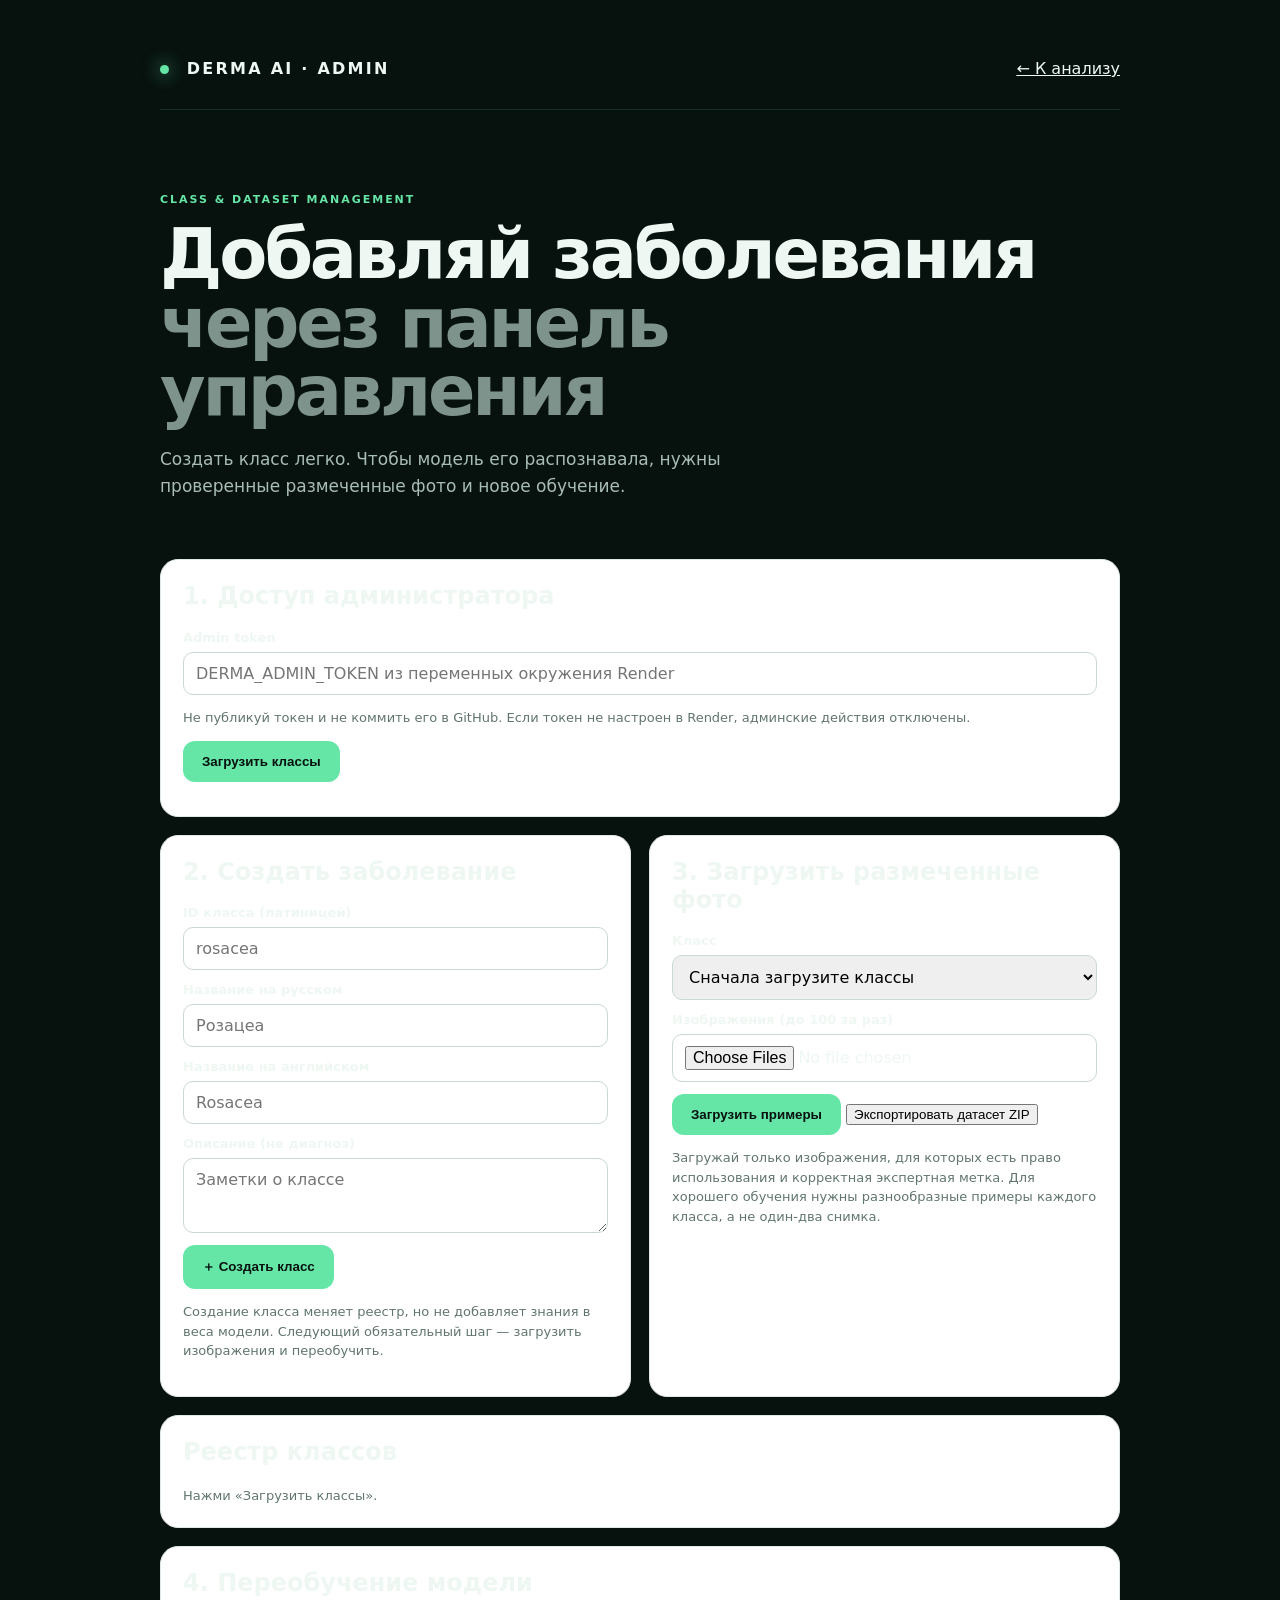
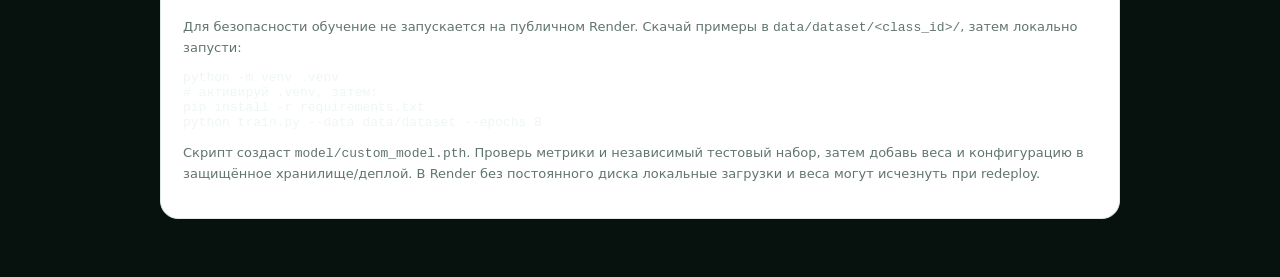
<file: static/admin.html>
<!doctype html>
<html lang="ru"><head><meta charset="utf-8"><meta name="viewport" content="width=device-width,initial-scale=1"><title>Derma AI — Управление классами</title><link rel="stylesheet" href="/static/styles.css"><style>
.admin-shell{max-width:1000px;margin:0 auto;padding:28px 20px 60px}.admin-grid{display:grid;grid-template-columns:1fr 1fr;gap:18px}.panel{background:#fff;border:1px solid #e1e9e5;border-radius:18px;padding:22px}.panel h2{margin-top:0}.field{display:flex;flex-direction:column;gap:7px;margin:12px 0}.field label{font-size:13px;font-weight:700}.field input,.field textarea,.field select{font:inherit;padding:11px 12px;border:1px solid #cad8d1;border-radius:10px;width:100%;box-sizing:border-box}.field textarea{min-height:75px}.small{font-size:13px;color:#61756d;line-height:1.5}.class-row{padding:12px 0;border-bottom:1px solid #e6ece9}.tag{display:inline-block;font-size:11px;padding:4px 8px;border-radius:20px;background:#eef4f1;margin-left:6px}.status{white-space:pre-wrap;font-size:13px;margin-top:12px}.back{color:inherit}@media(max-width:720px){.admin-grid{grid-template-columns:1fr}}
</style></head><body><main class="admin-shell"><header class="topbar"><div class="brand"><span class="dot"></span> DERMA AI · ADMIN</div><a class="back" href="/">← К анализу</a></header><section class="hero"><div><p class="eyebrow">CLASS & DATASET MANAGEMENT</p><h1>Добавляй заболевания<br><span>через панель управления</span></h1><p class="sub">Создать класс легко. Чтобы модель его распознавала, нужны проверенные размеченные фото и новое обучение.</p></div></section>
<div class="panel" style="margin-bottom:18px"><h2>1. Доступ администратора</h2><div class="field"><label for="token">Admin token</label><input id="token" type="password" autocomplete="off" placeholder="DERMA_ADMIN_TOKEN из переменных окружения Render"></div><p class="small">Не публикуй токен и не коммить его в GitHub. Если токен не настроен в Render, админские действия отключены.</p><button class="primary" id="refresh">Загрузить классы</button><div id="status" class="status" role="status"></div></div>
<div class="admin-grid"><section class="panel"><h2>2. Создать заболевание</h2><form id="addForm"><div class="field"><label for="id">ID класса (латиницей)</label><input id="id" name="id" required pattern="[a-zA-Z0-9][a-zA-Z0-9_-]{1,39}" placeholder="rosacea"></div><div class="field"><label for="name_ru">Название на русском</label><input id="name_ru" name="name_ru" required maxlength="100" placeholder="Розацеа"></div><div class="field"><label for="name_en">Название на английском</label><input id="name_en" name="name_en" placeholder="Rosacea"></div><div class="field"><label for="description">Описание (не диагноз)</label><textarea id="description" name="description" placeholder="Заметки о классе"></textarea></div><button class="primary" type="submit">＋ Создать класс</button></form><p class="small">Создание класса меняет реестр, но не добавляет знания в веса модели. Следующий обязательный шаг — загрузить изображения и переобучить.</p></section>
<section class="panel"><h2>3. Загрузить размеченные фото</h2><div class="field"><label for="classSelect">Класс</label><select id="classSelect"><option value="">Сначала загрузите классы</option></select></div><div class="field"><label for="images">Изображения (до 100 за раз)</label><input id="images" type="file" accept="image/jpeg,image/png,image/webp" multiple></div><button class="primary" id="uploadBtn" type="button">Загрузить примеры</button> <button id="downloadBtn" type="button">Экспортировать датасет ZIP</button><p class="small">Загружай только изображения, для которых есть право использования и корректная экспертная метка. Для хорошего обучения нужны разнообразные примеры каждого класса, а не один-два снимка.</p></section></div>
<section class="panel" style="margin-top:18px"><h2>Реестр классов</h2><div id="classes" class="small">Нажми «Загрузить классы».</div></section>
<section class="panel" style="margin-top:18px"><h2>4. Переобучение модели</h2><p class="small">Для безопасности обучение не запускается на публичном Render. Скачай примеры в <code>data/dataset/&lt;class_id&gt;/</code>, затем локально запусти:</p><pre><code>python -m venv .venv
# активируй .venv, затем:
pip install -r requirements.txt
python train.py --data data/dataset --epochs 8
</code></pre><p class="small">Скрипт создаст <code>model/custom_model.pth</code>. Проверь метрики и независимый тестовый набор, затем добавь веса и конфигурацию в защищённое хранилище/деплой. В Render без постоянного диска локальные загрузки и веса могут исчезнуть при redeploy.</p></section>
</main><script src="/static/admin.js"></script></body></html>
</file>
<file: static/styles.css>
*{box-sizing:border-box}body{margin:0;background:#07110e;color:#eef7f2;font-family:Inter,ui-sans-serif,system-ui,-apple-system,BlinkMacSystemFont,"Segoe UI",sans-serif}.shell{width:min(1120px,calc(100% - 32px));margin:auto}.topbar{height:82px;display:flex;align-items:center;justify-content:space-between;border-bottom:1px solid #19302a}.brand{font-weight:900;letter-spacing:.14em}.dot{display:inline-block;width:9px;height:9px;border-radius:50%;background:#65e6a7;box-shadow:0 0 18px #65e6a7;margin-right:10px}.badge{font-size:11px;color:#8fa99f;border:1px solid #28433a;border-radius:999px;padding:8px 12px}.hero{padding:72px 0 42px;display:flex;justify-content:space-between;gap:30px;align-items:flex-end}.eyebrow{font-size:11px;letter-spacing:.18em;color:#65e6a7;font-weight:800}.hero h1{font-size:clamp(38px,6vw,70px);line-height:.98;margin:14px 0 20px;letter-spacing:-.045em}.hero h1 span{color:#7e938b}.sub{max-width:660px;color:#a8bdb5;font-size:17px;line-height:1.6}.status-card{min-width:205px;border:1px solid #1e3930;background:#0b1a15;border-radius:18px;padding:16px;display:flex;gap:12px;align-items:center}.status-card small{display:block;color:#6f887e;margin-top:3px}.status-dot{width:10px;height:10px;border-radius:50%;background:#7c8c87}.workspace{display:grid;grid-template-columns:1fr 1fr;gap:18px}.upload-card,.preview-card{min-height:430px;border:1px solid #23443a;background:#0b1915;border-radius:24px;padding:30px;display:flex;flex-direction:column;align-items:center;justify-content:center;text-align:center}.upload-card{border-style:dashed}.upload-card.drag{border-color:#65e6a7;background:#0d211a}.upload-icon{width:64px;height:64px;border:1px solid #315448;border-radius:18px;display:grid;place-items:center;color:#65e6a7;font-size:30px;margin-bottom:20px}.upload-card h2{margin:0 0 8px;font-size:24px}.upload-card p{color:#829a91;margin:0 0 22px}.upload-card small{color:#60786f;margin-top:14px}.primary{border:0;border-radius:12px;background:#65e6a7;color:#07110e;font-weight:900;padding:13px 19px;cursor:pointer}.primary:hover{filter:brightness(1.06)}.image-wrap{width:100%;height:320px;border-radius:17px;overflow:hidden;background:#020605;display:flex;align-items:center;justify-content:center}.image-wrap img{width:100%;height:100%;object-fit:contain}.preview-meta{width:100%;display:flex;justify-content:space-between;align-items:center;gap:14px;margin-top:16px;color:#9bb0a8}.loading,.result{margin-top:18px;border:1px solid #23443a;background:#0b1915;border-radius:22px;padding:24px}.loading{display:flex;align-items:center;gap:16px}.loading span{display:block;color:#81978f;margin-top:4px}.spinner{width:30px;height:30px;border:3px solid #29443b;border-top-color:#65e6a7;border-radius:50%;animation:spin .8s linear infinite}@keyframes spin{to{transform:rotate(360deg)}}.result-head{display:flex;justify-content:space-between;gap:20px;align-items:center}.result h2{font-size:34px;margin:7px 0}.result-head p:last-child{color:#94aaa1}.confidence{text-align:right}.confidence strong{display:block;font-size:42px;color:#65e6a7}.confidence span{color:#6d857b;font-size:12px}.bar{height:10px;background:#182b25;border-radius:999px;overflow:hidden;margin:18px 0}.bar span{display:block;height:100%;background:#65e6a7;border-radius:inherit;width:0;transition:width .5s}.top-list{display:grid;gap:10px}.top-item{display:grid;grid-template-columns:1fr 70px;gap:14px;align-items:center;background:#09140f;border:1px solid #19342b;padding:12px 14px;border-radius:12px}.top-item .track{height:6px;background:#1b3029;border-radius:99px;overflow:hidden;grid-column:1/-1}.top-item .track span{display:block;height:100%;background:#4fae82}.warning{margin-top:18px;padding:15px;border-left:3px solid #e7c96b;background:#19180f;color:#bdb9a1;line-height:1.5}.info{display:grid;grid-template-columns:1fr 1fr;gap:18px;margin-top:18px}.info div{border:1px solid #19342b;background:#09140f;border-radius:16px;padding:18px}.info b{display:block;margin-bottom:7px}.info span{color:#7f958c;line-height:1.5}footer{padding:32px 0 60px;color:#50665e;font-size:12px;text-align:center}.hidden{display:none}@media(max-width:760px){.hero{display:block;padding-top:48px}.status-card{margin-top:25px}.workspace,.info{grid-template-columns:1fr}.upload-card,.preview-card{min-height:360px}.hero h1{font-size:44px}.result-head{align-items:flex-start}.confidence strong{font-size:30px}}
</file>
